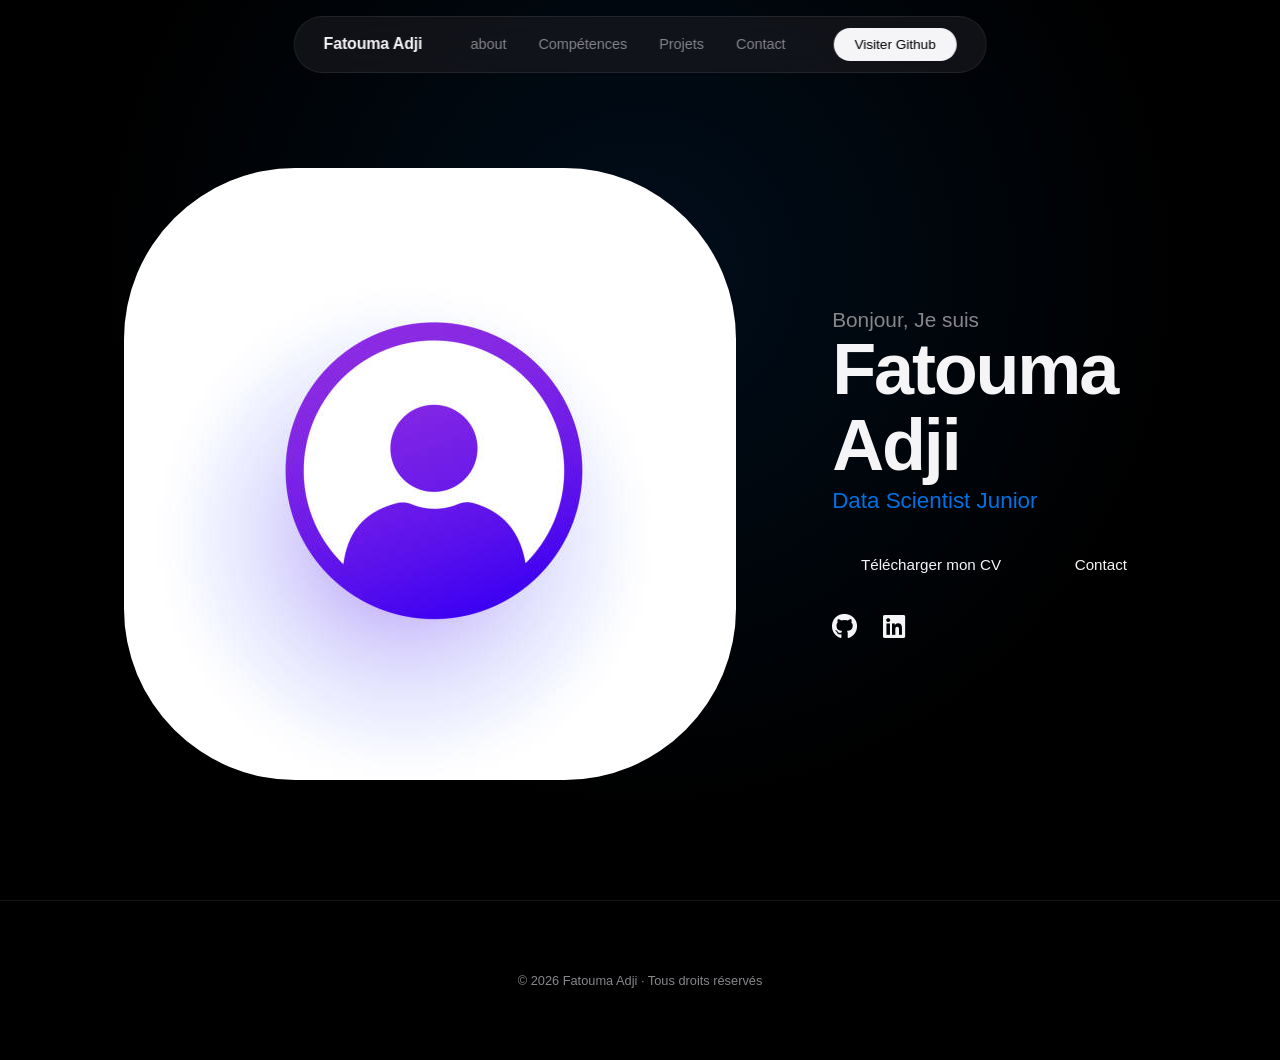
<file: index.html>
<!DOCTYPE html>
<html lang="en">
<head>
    <meta charset="UTF-8">
    <meta name="viewport" content="width=device-width, initial-scale=1.0">
    <title>My Portfolio</title>
    <link rel="stylesheet" href="CSS/style.css">
    <link rel="stylesheet" href="https://cdnjs.cloudflare.com/ajax/libs/font-awesome/6.0.0-beta3/css/all.min.css">
    
</head>
<body>


    <header class="header">
        <a href="index.html" class="logo"><span>Fatouma Adji</span></a>
        

        <ul class="nav-links">
            <li><a href="apropos.html#apropos">about</a></li>
            <li><a href="competences.html#competences">Compétences</a></li>
           <li><a href="projets.html#projets">Projets</a></li>
           <li><a href="contact.html#contact">Contact</a></li>
        </ul>
        <i class="fa-solid fa-bars" id="menu-icon"></i>
        <a href="https://github.com/faadji-collab" target="_blank" class="visit-btn">Visiter Github</a>
        
    
    </header>

    <section id="about" class="about">
        <div class="about-container">
            <img src="images/profile.jpg" alt="Profile Image">
            <div class="info-box">
                <div class ="text">
                    <h3>Bonjour, Je suis</h3>
                    <h1>Fatouma Adji</h1>
                    <span>Data Scientist Junior</span>
                </div>
                <div class="btn-groupe">
                    <div class="btn">Télécharger mon CV</div>
                    <div class="btn">Contact</div>
                </div>
                <div class="social-links">
                    <i class="fa-brands fa-github"></i>
                    <i class="fa-brands fa-linkedin"></i>
          
                </div>
            </div>

        </div>
    </section>
    <footer class="footer">
        <p>© 2026 Fatouma Adji · Tous droits réservés</p>
    </footer>
    <script src="JS/script.js"></script>


</body>
</html>
</file>
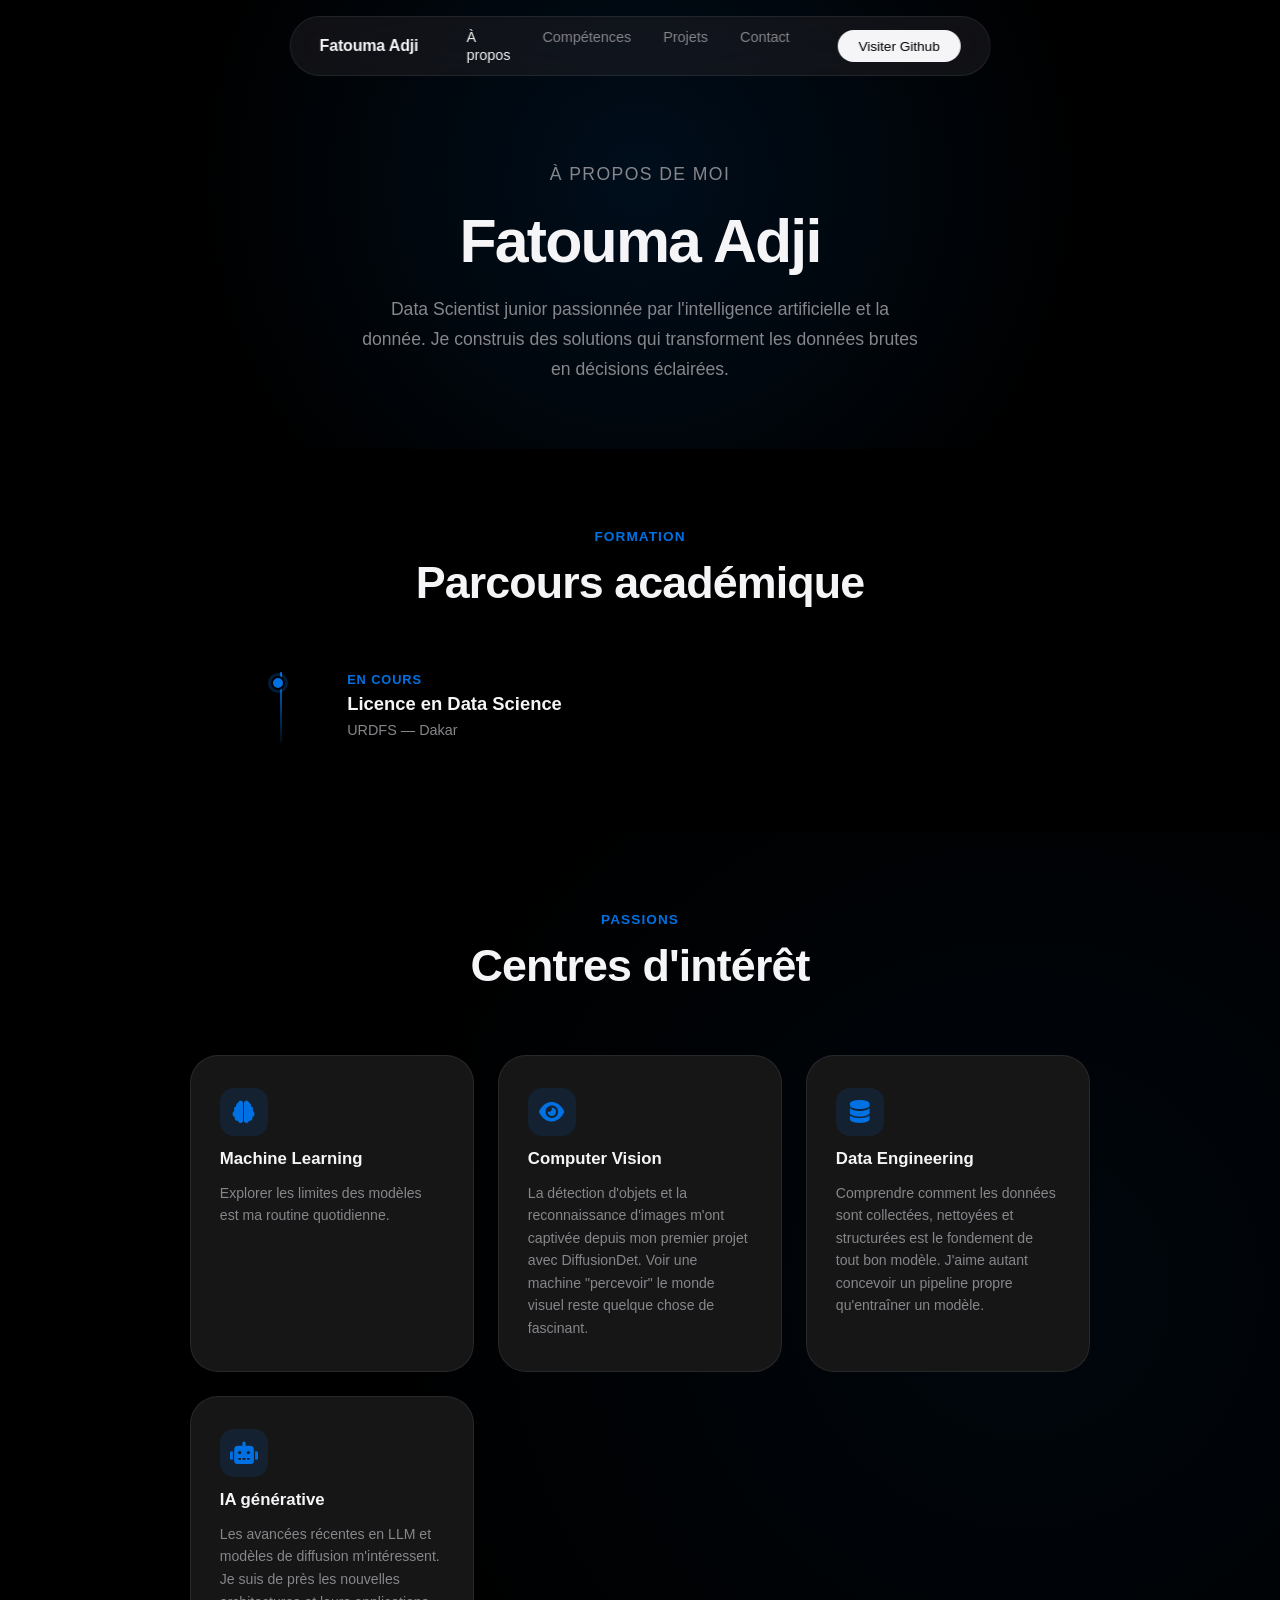
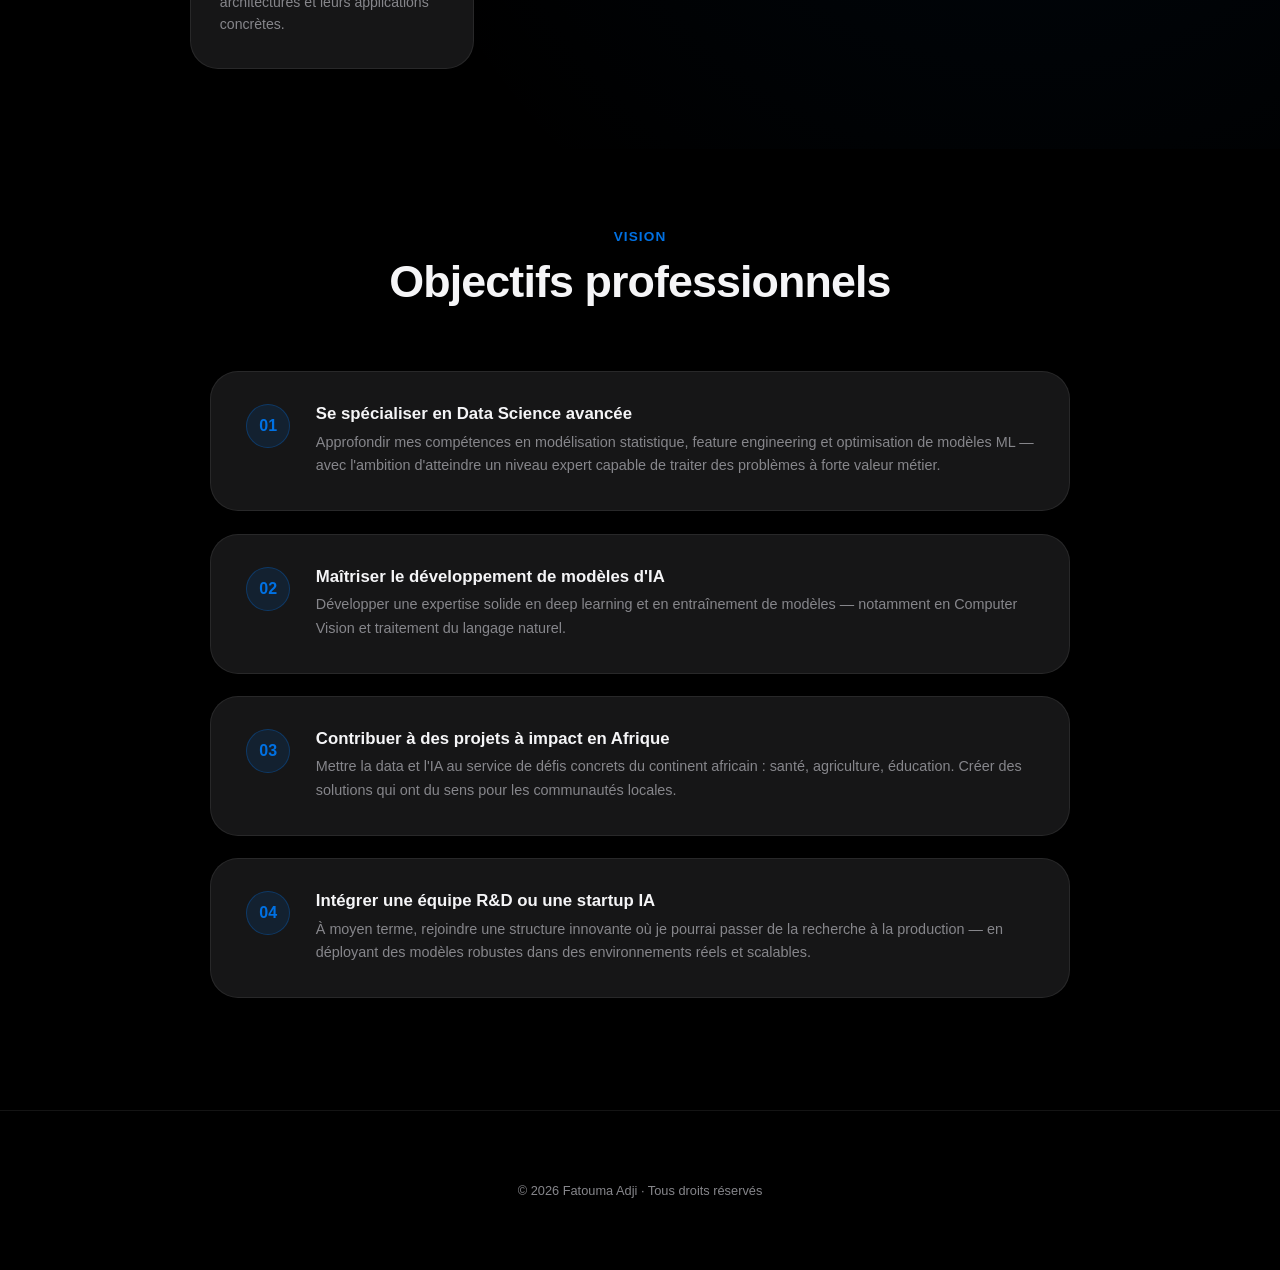
<file: apropos.html>
<!DOCTYPE html>
<html lang="fr">
<head>
    <meta charset="UTF-8">
    <meta name="viewport" content="width=device-width, initial-scale=1.0">
    <title>À propos — Fatouma Adji</title>
    <link rel="stylesheet" href="CSS/style.css">
    <link rel="stylesheet" href="https://cdnjs.cloudflare.com/ajax/libs/font-awesome/6.0.0-beta3/css/all.min.css">
</head>
<body>

    <header class="header">
        <a href="index.html" class="logo"><span>Fatouma Adji</span></a>

        <ul class="nav-links">
            <li><a href="apropos.html">À propos</a></li>
            <li><a href="competences.html#competences">Compétences</a></li>
            <li><a href="projets.html#projets">Projets</a></li>
            <li><a href="contact.html#contact">Contact</a></li>
        </ul>

        <i class="fa-solid fa-bars" id="menu-icon"></i>
        <a href="https://github.com/faadji-collab" target="_blank" class="visit-btn">Visiter Github</a>
        
    </header>

    <!-- HERO -->
    <div class="apropos-hero">
        <p class="eyebrow">À propos de moi</p>
        <h1>Fatouma Adji</h1>
        <p>Data Scientist junior passionnée par l'intelligence artificielle et la donnée. Je construis des solutions qui transforment les données brutes en décisions éclairées.</p>
    </div>

    <!-- PARCOURS ACADÉMIQUE -->
    <section class="parcours">
        <p class="eyebrow">Formation</p>
        <h2 class="section-title">Parcours académique</h2>

        <div class="timeline">
            <div class="timeline-item">
                <div class="timeline-dot"></div>
                <div class="timeline-date">En cours</div>
                <h3>Licence en Data Science</h3>
                <p class="school">URDFS — Dakar</p>
            </div>
        </div>
    </section>

    <!-- CENTRES D'INTÉRÊT -->
    <section class="interets">
        <p class="eyebrow">Passions</p>
        <h2 class="section-title">Centres d'intérêt</h2>

        <div class="interets-grid">
            <div class="interet-card">
                <div class="interet-icon">
                    <i class="fa-solid fa-brain"></i>
                </div>
                <h3>Machine Learning</h3>
                <p>Explorer les limites des modèles est ma routine quotidienne.</p>
            </div>

            <div class="interet-card">
                <div class="interet-icon">
                    <i class="fa-solid fa-eye"></i>
                </div>
                <h3>Computer Vision</h3>
                <p>La détection d'objets et la reconnaissance d'images m'ont captivée depuis mon premier projet avec DiffusionDet. Voir une machine "percevoir" le monde visuel reste quelque chose de fascinant.</p>
            </div>

            <div class="interet-card">
                <div class="interet-icon">
                    <i class="fa-solid fa-database"></i>
                </div>
                <h3>Data Engineering</h3>
                <p>Comprendre comment les données sont collectées, nettoyées et structurées est le fondement de tout bon modèle. J'aime autant concevoir un pipeline propre qu'entraîner un modèle.</p>
            </div>

            <div class="interet-card">
                <div class="interet-icon">
                    <i class="fa-solid fa-robot"></i>
                </div>
                <h3>IA générative</h3>
                <p>Les avancées récentes en LLM et modèles de diffusion m'intéressent. Je suis de près les nouvelles architectures et leurs applications concrètes.</p>
            </div>
        </div>
    </section>

    <!-- OBJECTIFS PROFESSIONNELS -->
    <section class="objectifs">
        <p class="eyebrow">Vision</p>
        <h2 class="section-title">Objectifs professionnels</h2>

        <div class="objectifs-container">
            <div class="objectif-item">
                <div class="objectif-num">01</div>
                <div class="objectif-content">
                    <h3>Se spécialiser en Data Science avancée</h3>
                    <p>Approfondir mes compétences en modélisation statistique, feature engineering et optimisation de modèles ML — avec l'ambition d'atteindre un niveau expert capable de traiter des problèmes à forte valeur métier.</p>
                </div>
            </div>

            <div class="objectif-item">
                <div class="objectif-num">02</div>
                <div class="objectif-content">
                    <h3>Maîtriser le développement de modèles d'IA</h3>
                    <p>Développer une expertise solide en deep learning et en entraînement de modèles — notamment en Computer Vision et traitement du langage naturel.</p>
                </div>
            </div>

            <div class="objectif-item">
                <div class="objectif-num">03</div>
                <div class="objectif-content">
                    <h3>Contribuer à des projets à impact en Afrique</h3>
                    <p>Mettre la data et l'IA au service de défis concrets du continent africain : santé, agriculture, éducation. Créer des solutions qui ont du sens pour les communautés locales.</p>
                </div>
            </div>

            <div class="objectif-item">
                <div class="objectif-num">04</div>
                <div class="objectif-content">
                    <h3>Intégrer une équipe R&D ou une startup IA</h3>
                    <p>À moyen terme, rejoindre une structure innovante où je pourrai passer de la recherche à la production — en déployant des modèles robustes dans des environnements réels et scalables.</p>
                </div>
            </div>
        </div>
    </section>

    <footer class="footer">
        <p>© 2026 Fatouma Adji · Tous droits réservés</p>
    </footer>
    <script src="JS/script.js"></script>


</body>
</html>
</file>
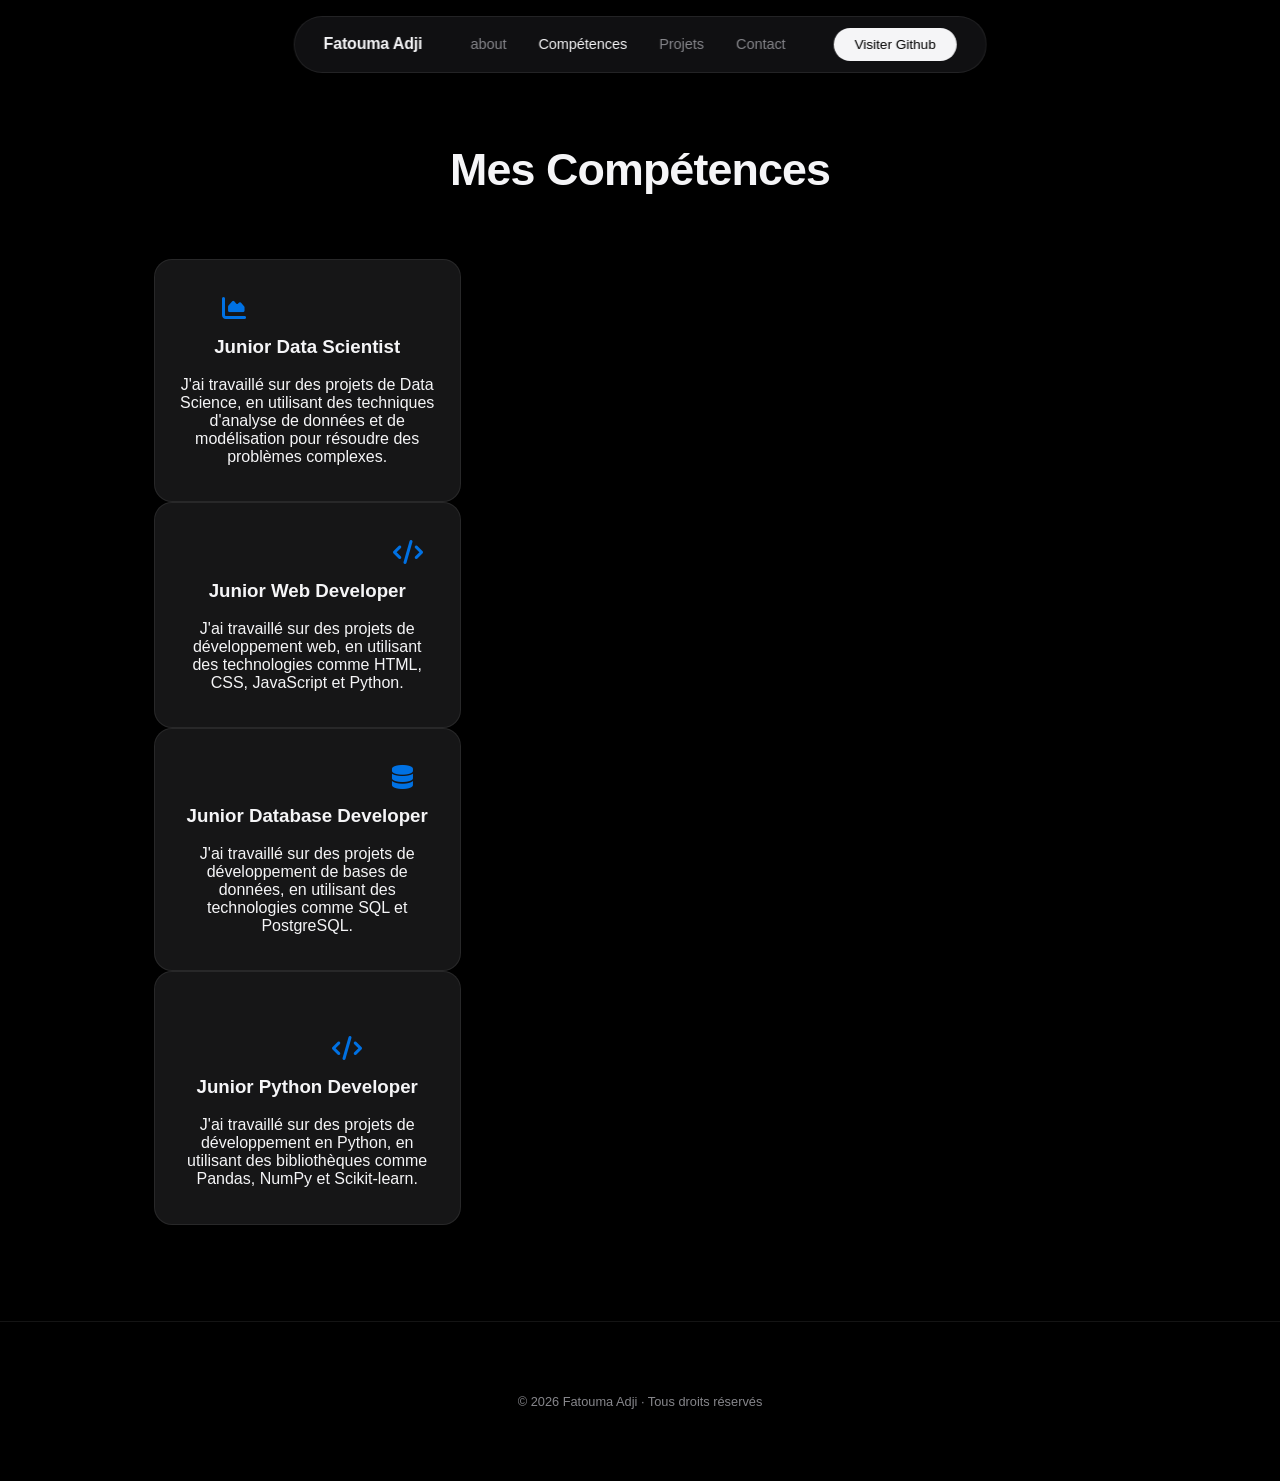
<file: competences.html>
<!DOCTYPE html>
<html lang="en">
<head>
    <meta charset="UTF-8">
    <meta name="viewport" content="width=device-width, initial-scale=1.0">
    <title>competence.html</title>
    <link rel="stylesheet" href="CSS/style.css">
    <link rel="stylesheet" href="https://cdnjs.cloudflare.com/ajax/libs/font-awesome/6.0.0-beta3/css/all.min.css">
</head>
<body>
    <header class="header">
        <a href="index.html" class="logo"><span>Fatouma Adji</span></a>
        

        <ul class="nav-links">
            <li><a href="index.html#apropos">about</a></li>
            
            <li><a href="competences.html#competences">Compétences</a></li>
           
            <li><a href="projets.html#projets">Projets</a></li>
            
            <li><a href="contact.html#contact">Contact</a></li>
        </ul>

        <i class="fa-solid fa-bars" id="menu-icon"></i>
        <a href="https://github.com/faadji-collab" target="_blank" class="visit-btn">Visiter Github</a>
        
    </header>
    <section id="experience" class="experiences">
        <h2 class="section-title">Mes Compétences</h2>
        <div class="experience-info">
            <div class="grid-card">
                <i class="fa-solid fa-chart-area"></i>
                <span>Data Science</span>
                <h3>Junior Data Scientist</h3><br>
                <p>J'ai travaillé sur des projets de Data Science, en utilisant des techniques d'analyse de données et de modélisation pour résoudre des problèmes complexes.</p>
            </div>
            <div class="grid-card">
                <span>Web Development</span>
                <i class="fa-solid fa-code"></i>
                <h3>Junior Web Developer</h3><br>
                <p>J'ai travaillé sur des projets de développement web, en utilisant des technologies comme HTML, CSS, JavaScript et Python.</p>
            </div>
             <div class="grid-card">
                <span>Base de données</span>
                <i class="fa-solid fa-database"></i>
                <h3>Junior Database Developer</h3><br>
                <p>J'ai travaillé sur des projets de développement de bases de données, en utilisant des technologies comme SQL et PostgreSQL.</p>
            </div>
             <div class="grid-card">
                <span>Programmation en Python</span>
                <i class="fa-solid fa-code"></i>
                <h3>Junior Python Developer</h3><br>
                <p>J'ai travaillé sur des projets de développement en Python, en utilisant des bibliothèques comme Pandas, NumPy et Scikit-learn.</p>
            </div>
        </div>
        
    </section>
    <footer class="footer">
        <p>© 2026 Fatouma Adji · Tous droits réservés</p>
    </footer>
    <script src="JS/script.js"></script>


</body>
</html>
</file>
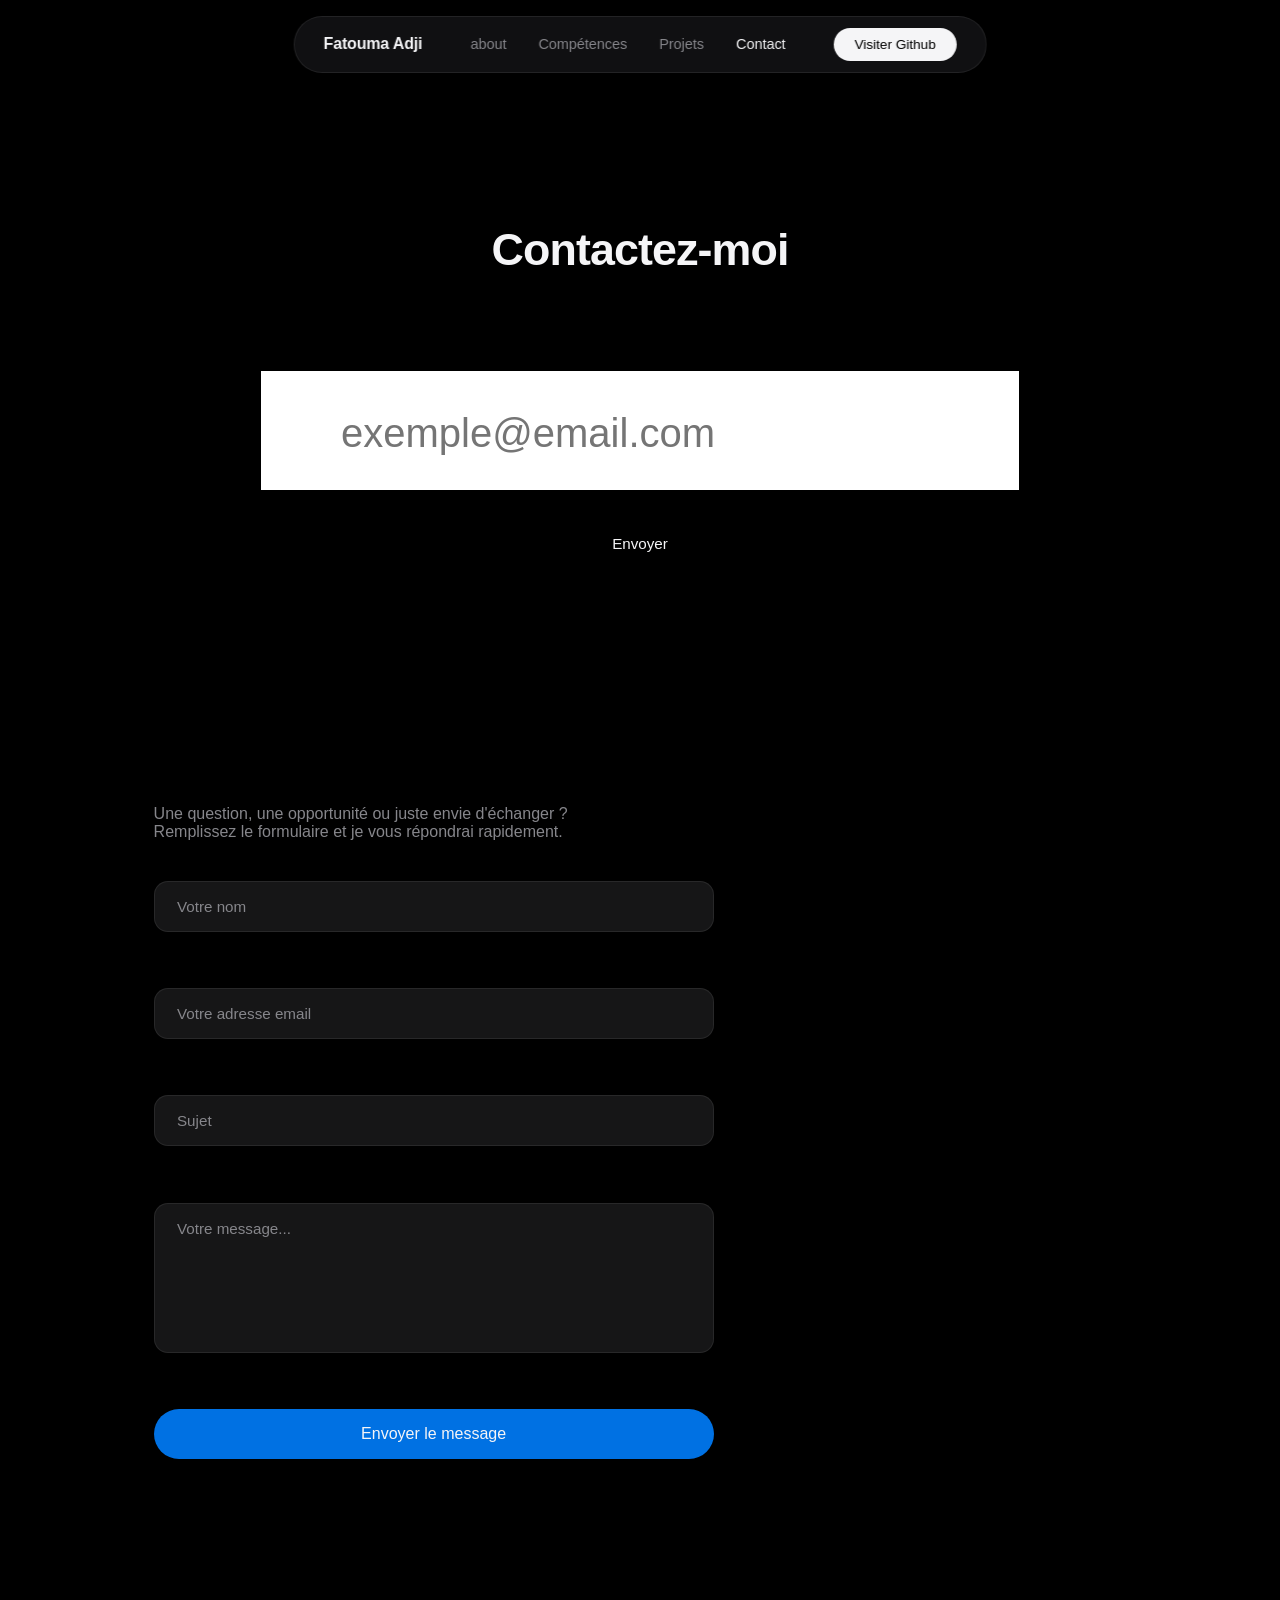
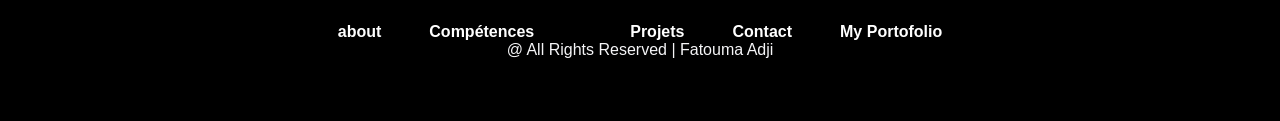
<file: contact.html>
<!DOCTYPE html>
<html lang="en">
<head>
    <meta charset="UTF-8">
    <meta name="viewport" content="width=device-width, initial-scale=1.0">
    <title>contactez-moi</title>
    <link rel="stylesheet" href="CSS/style.css">
    <link rel="stylesheet" href="https://cdnjs.cloudflare.com/ajax/libs/font-awesome/6.0.0-beta3/css/all.min.css">
</head>
<body>
    <header class="header">
        <a href="index.html" class="logo"><span>Fatouma Adji</span></a>
        

        <ul class="nav-links">
            <li><a href="apropos.html#apropos">about</a></li>
            
            <li><a href="competences.html#competences">Compétences</a></li>
           
            <li><a href="projets.html#projets">Projets</a></li>
            
            <li><a href="contact.html#contact">Contact</a></li></ul>

        <i class="fa-solid fa-bars" id="menu-icon"></i>
        <a href="https://github.com/faadji-collab" target="_blank" class="visit-btn">Visiter Github</a>
        
    </header>
    <section class="contact" id="contact">
        <div class="input-box">
            <h2 class="section-title">Contactez-moi</h2>
            <div class="input">
                <input type="text" placeholder="exemple@email.com">
            </div>
            <div class="btn">Envoyer</div>
        </div>

    </section>
    <section>
        <p class="contact-sub">Une question, une opportunité ou juste envie d'échanger ? Remplissez le formulaire et je vous répondrai rapidement.</p>
 
        <form class="contact-form" id="contactForm">
            <input type="text" id="nom" placeholder="Votre nom" required><br>
            <input type="email" id="email" placeholder="Votre adresse email" required><br>
            <input type="text" id="sujet" placeholder="Sujet"><br>
            <textarea id="message" placeholder="Votre message..." required></textarea><br>
            <button type="submit" class="btn-send">Envoyer le message</button>
        </form>
 
        <p class="success-msg" id="successMsg">
        </p>

    </section>
    <footer>
        <ul>
            <li>
                <a href="apropos.html#apropos">about</a></li>
                <li><a href="competences.html#competences">Compétences</a><li>
                <li><a href="projets.html#projets">Projets</a></li>
                <li><a href="contact.html#contact">Contact</a></li>
                <li><a href="index.html#index">My Portofolio</a></li>
        </ul>
        <p class="copyright">@ All Rights Reserved | Fatouma Adji </p>
        
    </footer>
    <script src="JS/script.js"></script>

    
</body>
</html>
</file>
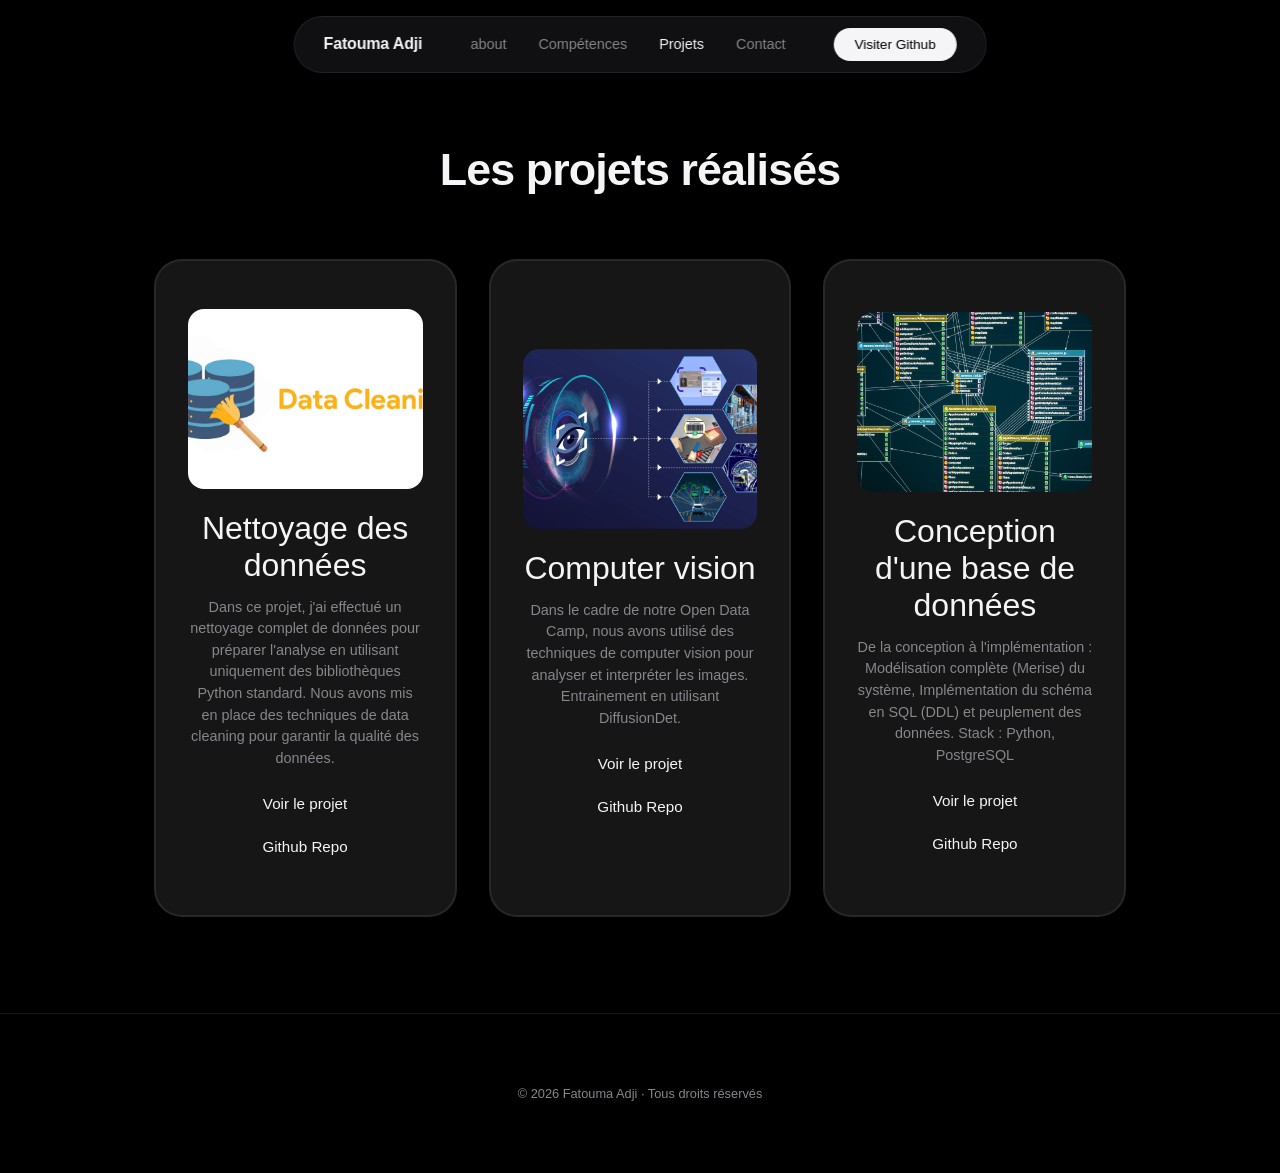
<file: projets.html>
<!DOCTYPE html>
<html lang="en">
<head>
    <meta charset="UTF-8">
    <meta name="viewport" content="width=device-width, initial-scale=1.0">
    <title>Projets</title>
    <link rel="stylesheet" href="CSS/style.css">
    <link rel="stylesheet" href="https://cdnjs.cloudflare.com/ajax/libs/font-awesome/6.0.0-beta3/css/all.min.css">
</head>
<body>
    <header class="header">
        <a href="index.html" class="logo"><span>Fatouma Adji</span></a>

        <ul class="nav-links">
            <li><a href="apropos.html#apropos">about</a></li>
            <li><a href="competences.html#competences">Compétences</a></li>
            <li><a href="projets.html#projets">Projets</a></li>
            <li><a href="contact.html#contact">Contact</a></li>
        </ul>

        <i class="fa-solid fa-bars" id="menu-icon"></i>
        <a href="https://github.com/faadji-collab" target="_blank" class="visit-btn">Visiter Github</a>
    
    </header>

    <section id="projets" class="projets">
        <h2 class="section-title">Les projets réalisés</h2>
        <div class="projects-grid">
            <div class="project-card">
                <img src="images/data_cleaning.png" alt="Projet 1">
                <h3>Nettoyage des données</h3>
                <p>Dans ce projet, j'ai effectué un nettoyage complet de données pour préparer l'analyse en utilisant uniquement des bibliothèques Python standard. Nous avons mis en place des techniques de data cleaning pour garantir la qualité des données.</p>
                <div class="btn-group">
                    <div class="btn">Voir le projet</div>
                    <div class="btn">Github Repo</div>
                </div>
            </div>
            <div class="project-card">
                <img src="images/computer-vision-banner.png" alt="Projet 2">
                <h3>Computer vision</h3>
                <p>Dans le cadre de notre Open Data Camp, nous avons utilisé des techniques de computer vision pour analyser et interpréter les images. Entrainement en utilisant DiffusionDet.</p>
                <div class="btn-group">
                    <div class="btn">Voir le projet</div>
                    <div class="btn">Github Repo</div>
                </div>
            </div>
            <div class="project-card">
                <img src="images/database-design-for-high-performance.jpg" alt="Projet 3">
                <h3>Conception d'une base de données</h3>
                <p>De la conception à l'implémentation : Modélisation complète (Merise) du système, Implémentation du schéma en SQL (DDL) et peuplement des données. Stack : Python, PostgreSQL</p>
                <div class="btn-group">
                    <div class="btn">Voir le projet</div>
                    <div class="btn">Github Repo</div>
                </div>
            </div>
        </div>
    </section>
    <footer class="footer">
        <p>© 2026 Fatouma Adji · Tous droits réservés</p>
    </footer>
    <script src="JS/script.js"></script>


</body>
</html>
</file>
<file: CSS/style.css>
/* =============================================
   PORTFOLIO — Style "iPhone" épuré
   Fond noir profond, typographie SF Pro, accent bleu unique
   ============================================= */

:root{
    --black: #000000;
    --surface: #1c1c1e;
    --surface-soft: #161617;
    --border: rgba(255,255,255,0.08);
    --white: #f5f5f7;
    --gray: #86868b;
    --accent: #0071e3;
    --accent-soft: rgba(0,113,227,0.15);
    --radius-lg: 28px;
    --radius-md: 18px;
}

*{
    margin: 0;
    padding: 0;
    box-sizing: border-box;
    font-family: -apple-system, "SF Pro Display", "SF Pro Text", "Poppins", "Helvetica Neue", Arial, sans-serif;
    text-decoration: none;
    list-style: none;
}

html{
    scroll-behavior: smooth;
}

body{
    background-color: var(--black);
    color: var(--white);
    overflow-x: hidden;
}

/* ===== HEADER ===== */
header{
    position: fixed;
    top: 1rem;
    left: 50%;
    transform: translateX(-50%);
    display: flex;
    align-items: center;
    justify-content: space-between;
    gap: 3rem;
    background-color: rgba(28, 28, 30, 0.6);
    backdrop-filter: blur(20px) saturate(180%);
    -webkit-backdrop-filter: blur(20px) saturate(180%);
    border: 1px solid var(--border);
    border-radius: 3rem;
    padding: 0.7rem 1.8rem;
    z-index: 1000;
    transition: all 0.3s ease-in-out;
}

.logo span{
    color: var(--white);
    font-weight: 600;
    font-size: 1rem;
    letter-spacing: -0.01em;
    text-wrap: nowrap;
    transition: opacity 0.3s ease-in-out;
}

.logo:hover span{
    opacity: 0.7;
}

.nav-links{
    display: flex;
    gap: 2rem;
}

.nav-links a{
    position: relative;
    color: var(--gray);
    font-weight: 400;
    font-size: 0.9rem;
    transition: color 0.25s ease-in-out;
}

.nav-links a:hover{
    color: var(--white);
}

.nav-links a::after{
    position: absolute;
    content: '';
    width: 0;
    left: 0;
    bottom: -6px;
    height: 2px;
    border-radius: 1rem;
    transition: width 0.3s ease-in-out;
    background-color: var(--accent);
}

.nav-links a:hover::after{
    width: 100%;
}

.visit-btn{
    padding: 0.55rem 1.3rem;
    border-radius: 3rem;
    border: none;
    font-weight: 500;
    font-size: 0.85rem;
    color: var(--black);
    cursor: pointer;
    text-wrap: nowrap;
    transition: transform 0.2s ease-in-out, opacity 0.2s ease-in-out;
    background-color: var(--white);
}

.visit-btn:hover{
    transform: scale(1.04);
    opacity: 0.85;
}

#menu-icon{
    font-size: 1.4rem;
    display: none;
    color: var(--white);
    cursor: pointer;
    transition: transform 0.3s ease-in-out;
}

#menu-icon:hover{
    transform: scale(1.1);
}

/* ===== SECTIONS GÉNÉRALES ===== */
section{
    min-height: 100vh;
    padding: 9rem 12% 6rem;
    width: 100%;
    position: relative;
}

.eyebrow{
    color: var(--accent);
    font-weight: 600;
    font-size: 0.85rem;
    letter-spacing: 0.08em;
    text-transform: uppercase;
    text-align: center;
    margin-bottom: 0.8rem;
}

.section-title{
    font-size: clamp(2rem, 4vw, 2.8rem);
    font-weight: 600;
    letter-spacing: -0.02em;
    text-align: center;
    margin-bottom: 4rem;
    color: var(--white);
}

/* ===== ABOUT / HERO ===== */
.about{
    display: flex;
    flex-direction: column;
    align-items: center;
    justify-content: center;
    text-align: center;
    background: radial-gradient(circle at 50% 30%, rgba(0,113,227,0.12), transparent 60%);
}

.about-container{
    display: flex;
    align-items: center;
    justify-content: center;
    gap: 6rem;
}

.img-frame{
    width: 18vw;
    min-width: 220px;
    aspect-ratio: 1 / 1;
    border-radius: 32%;
    padding: 6px;
    background: linear-gradient(145deg, #3a3a3c, #0a0a0a);
    box-shadow: 0 20px 60px rgba(0,113,227,0.18);
}

.about img{
    width: 100%;
    height: 100%;
    object-fit: cover;
    border-radius: 28%;
    display: block;
}

.info-box{
    display: flex;
    flex-direction: column;
    text-align: left;
    align-items: flex-start;
    justify-content: center;
    gap: 1.8rem;
}

.info-box h3{
    font-size: 1.3rem;
    font-weight: 400;
    color: var(--gray);
}

.info-box h1{
    font-size: clamp(2.8rem, 6vw, 4.5rem);
    font-weight: 700;
    letter-spacing: -0.03em;
    line-height: 1.05;
    color: var(--white);
}

.info-box span{
    display: inline-block;
    margin-top: 0.3rem;
    font-size: 1.4rem;
    font-weight: 500;
    color: var(--accent);
}

.btn-groupe{
    display: flex;
    gap: 1rem;
}

.btn{
    display: inline-block;
    border-radius: 3rem;
    padding: 0.8rem 1.8rem;
    cursor: pointer;
    font-weight: 500;
    font-size: 0.95rem;
    text-wrap: nowrap;
    transition: transform 0.2s ease-in-out, opacity 0.2s ease-in-out, background-color 0.2s ease-in-out, box-shadow 0.2s ease-in-out, border-color 0.2s ease-in-out;
}

.btn-primary{
    background-color: var(--accent);
    color: var(--white);
}

.btn-primary:hover{
    transform: scale(1.04);
    background-color: #0077ed;
    box-shadow: 0 8px 24px rgba(0,113,227,0.45);
}

.btn-primary:active{
    transform: scale(0.98);
}

.btn-ghost{
    background-color: transparent;
    border: 1px solid var(--border);
    color: var(--white);
}

.btn-ghost:hover{
    background-color: var(--surface);
    border-color: rgba(255,255,255,0.25);
    transform: scale(1.04);
}

.btn-ghost:active{
    transform: scale(0.98);
}

.social-links{
    display: flex;
    gap: 1.6rem;
}

.social-links a{
    color: var(--gray);
    transition: color 0.2s ease-in-out, transform 0.2s ease-in-out;
}

.social-links i{
    font-size: 1.6rem;
}

.social-links a:hover{
    color: var(--white);
    transform: scale(1.1);
}

.scroll-cue{
    position: absolute;
    bottom: 3rem;
    left: 50%;
    transform: translateX(-50%);
    display: flex;
    flex-direction: column;
    align-items: center;
    gap: 0.4rem;
    color: var(--gray);
    font-size: 0.8rem;
    animation: floaty 2.4s ease-in-out infinite;
}

@keyframes floaty{
    0%, 100%{ transform: translate(-50%, 0); }
    50%{ transform: translate(-50%, 8px); }
}

/* ===== SKILLS ===== */
.skills{
    background-color: var(--black);
}

.skills-grid{
    display: grid;
    grid-template-columns: repeat(4, 1fr);
    gap: 1.5rem;
}

.skill-card{
    background-color: var(--surface-soft);
    border: 1px solid var(--border);
    border-radius: var(--radius-md);
    padding: 2.2rem 1.5rem;
    text-align: center;
    transition: transform 0.25s ease-in-out, border-color 0.25s ease-in-out;
}

.skill-card:hover{
    transform: translateY(-6px);
    border-color: rgba(0,113,227,0.4);
}

.skill-card i{
    font-size: 2.2rem;
    color: var(--accent);
    margin-bottom: 1rem;
}

.skill-card h3{
    font-size: 1.1rem;
    font-weight: 600;
    margin-bottom: 0.4rem;
}

.skill-card p{
    font-size: 0.85rem;
    color: var(--gray);
    font-weight: 300;
}

/* ===== PROJECTS ===== */
.projects{
    background-color: var(--black);
}

.projects-grid{
    display: grid;
    grid-template-columns: repeat(3, 1fr);
    gap: 1.8rem;
}

.project-card{
    background-color: var(--surface-soft);
    border: 1px solid var(--border);
    border-radius: var(--radius-lg);
    padding: 2rem;
    display: flex;
    flex-direction: column;
    gap: 0.8rem;
    transition: transform 0.25s ease-in-out, border-color 0.25s ease-in-out;
}

.project-card:hover{
    transform: translateY(-6px);
    border-color: rgba(0,113,227,0.4);
}

.project-thumb{
    width: 100%;
    height: 140px;
    border-radius: var(--radius-md);
    background: linear-gradient(145deg, #2c2c2e, #0a0a0a);
    display: flex;
    align-items: center;
    justify-content: center;
    margin-bottom: 0.5rem;
}

.project-thumb i{
    font-size: 2.5rem;
    color: var(--accent);
}

.project-card h3{
    font-size: 1.2rem;
    font-weight: 600;
}

.project-card p{
    font-size: 0.9rem;
    color: var(--gray);
    font-weight: 300;
    line-height: 1.5;
}

.project-link{
    margin-top: auto;
    color: var(--accent);
    font-size: 0.9rem;
    font-weight: 500;
    display: inline-flex;
    align-items: center;
    gap: 0.5rem;
    transition: gap 0.2s ease-in-out;
}

.project-link:hover{
    gap: 0.8rem;
}

/* ===== CONTACT ===== */
.contact{
    display: flex;
    flex-direction: column;
    align-items: center;
    justify-content: center;
    text-align: center;
    min-height: 60vh;
}

.contact-sub{
    color: var(--gray);
    font-weight: 300;
    max-width: 480px;
    margin-bottom: 2.5rem;
}

.contact-btn{
    font-size: 1.1rem;
}

/* ===== FOOTER ===== */
.footer{
    text-align: center;
    padding: 2rem;
    color: var(--gray);
    font-size: 0.8rem;
    font-weight: 300;
    border-top: 1px solid var(--border);
}

/* ===== RESPONSIVE ===== */
@media (max-width: 1024px){
    .about-container{
        flex-direction: column;
        gap: 2.5rem;
        text-align: center;
    }
    .info-box{
        align-items: center;
        text-align: center;
    }
    .img-frame{
        width: 45vw;
    }
    .skills-grid{
        grid-template-columns: repeat(2, 1fr);
    }
    .projects-grid{
        grid-template-columns: 1fr;
    }
}

@media (max-width: 768px){
    header{
        width: 90%;
        padding: 0.6rem 1.2rem;
    }
    .nav-links, .visit-btn{
        display: none;
    }
    #menu-icon{
        display: inline-block;
    }
    section{
        padding: 8rem 7% 4rem;
    }
    .img-frame{
        width: 60vw;
    }
}

@media (prefers-reduced-motion: reduce){
    *{
        animation: none !important;
        transition: none !important;
    }
}
.experience-info{
    width:24vw;
    border-radius : 3rem;
    align-items: center;
    justify-content: center;  
    gap: 5rem;

}
.experience img{
    width: 24vw;
    border-radius: 3rem;


}

.grid{
    display :grid;
    grid-template-columns: repeat(2, 1fr);
    gap : 2rem;
}

.grid-card{
    background-color: var(--surface-soft);
    border: 1px solid var(--border);
    border-radius: var(--radius-md);
    padding: 2.2rem 1.5rem;
    text-align: center;
    transition: transform 0.25s ease-in-out, border-color 0.25s ease-in-out;
}
.grid-card:hover{
    transform: translateY(-6px);
    border-color: rgba(0,113,227,0.4);
}
.grid-card i{
    font-size: 1.5rem;
    color: var(--accent);
    margin-bottom: 1rem;
}

.grid-card span{
    font-size: 1.5rem;
    font-weight: 500;
    margin-bottom: 0.4rem;
    background-clip : text;
    color: transparent;
}
::-webkit-scrollbar {
    width: 20px;
}
::-webkit-scrollbar-thumb{
    background-color: var(--accent);
    border-radius: 10px;
}

.projects-grid{
    display: grid;
    grid-template-columns: repeat(auto-fit, minmax(300px, 1fr));
    gap: 2rem;
}

.project-card{
    background-color: var(--surface-soft);
    border: 2px solid var(--border);
    border-radius: var(--radius-lg);
    padding: 3rem 2rem;
    display: flex;
    flex-direction: column;
    gap: 0.8rem;
    justify-content: center;
    align-items: center;
    text-align: center;
    transition: transform 0.25s ease-in-out, border-color 0.25s ease-in-out;
}

.project-card:hover{
    transform: translateY(-10px)scale(1.02);
    border-color: rgba(0,113,227,0.4);
}

.project-card img{
    width: 100%;
    height : 180px;
    object-fit: cover;    /* Recadre l'image proprement sans la déformer */
    object-position: center; 
    border-radius: 1rem;
    margin-bottom: 0.5rem;
    
}

.project-card:hover .btn{
    border : 2px solid var(--accent);
    background-color: var(--accent-soft);
    color: var(--accent);
}
.project-card:hover .btn:hover{
    border : 2px solid var(--accent);
    background-color: var(--accent);
    color: var(--white);
}
.project-card h3{
    font-size: 2rem;
    font-weight: 500;
}
.apropos-hero {
    display: flex;
    flex-direction: column;
    align-items: center;
    justify-content: center;
    min-height: 40vh;
    padding: 10rem 12% 4rem;
    text-align: center;
    background: radial-gradient(circle at 50% 40%, rgba(0,113,227,0.12), transparent 65%);
}

.apropos-hero .eyebrow {
    margin-bottom: 1rem;
}

.apropos-hero h1 {
    font-size: clamp(2.4rem, 5vw, 3.8rem);
    font-weight: 700;
    letter-spacing: -0.03em;
    color: var(--white);
    margin-bottom: 1.2rem;
}

.apropos-hero p {
    font-size: 1.1rem;
    color: var(--gray);
    font-weight: 300;
    max-width: 560px;
    line-height: 1.7;
}

.parcours {
    padding: 5rem 12%;
    min-height: auto;
}

.timeline {
    position: relative;
    max-width: 720px;
    margin: 0 auto;
    padding-left: 2rem;
}

.timeline::before {
    content: '';
    position: absolute;
    left: 0;
    top: 0;
    bottom: 0;
    width: 2px;
    background: linear-gradient(to bottom, var(--accent), rgba(0,113,227,0.1));
    border-radius: 2px;
}

.timeline-item {
    position: relative;
    margin-bottom: 2.8rem;
    padding-left: 2.2rem;
}

.timeline-item:last-child {
    margin-bottom: 0;
}

.timeline-dot {
            position: absolute;
            left: -2.55rem;
            top: 0.3rem;
            width: 14px;
            height: 14px;
            border-radius: 50%;
            background-color: var(--accent);
            border: 2px solid var(--black);
            box-shadow: 0 0 0 3px rgba(0,113,227,0.25);
}

.timeline-date {
            font-size: 0.8rem;
            font-weight: 600;
            letter-spacing: 0.07em;
            text-transform: uppercase;
            color: var(--accent);
            margin-bottom: 0.4rem;
}

.timeline-item h3 {
            font-size: 1.15rem;
            font-weight: 600;
            color: var(--white);
            margin-bottom: 0.25rem;
}

.timeline-item .school {
            font-size: 0.9rem;
            color: var(--gray);
            font-weight: 400;
            margin-bottom: 0.6rem;
}

.timeline-item p {
            font-size: 0.9rem;
            color: var(--gray);
            font-weight: 300;
            line-height: 1.65;
}


.interets {
            padding: 5rem 12%;
            min-height: auto;
            background: radial-gradient(circle at 80% 50%, rgba(0,113,227,0.06), transparent 60%);
}

.interets-grid {
            display: grid;
            grid-template-columns: repeat(auto-fit, minmax(240px, 1fr));
            gap: 1.5rem;
            max-width: 900px;
            margin: 0 auto;
}

.interet-card {
            background-color: var(--surface-soft);
            border: 1px solid var(--border);
            border-radius: var(--radius-lg);
            padding: 2rem 1.8rem;
            display: flex;
            flex-direction: column;
            gap: 0.8rem;
            transition: transform 0.25s ease-in-out, border-color 0.25s ease-in-out;
}

.interet-card:hover {
            transform: translateY(-6px);
            border-color: rgba(0,113,227,0.4);
}

.interet-icon {
            width: 48px;
            height: 48px;
            border-radius: 14px;
            background-color: rgba(0,113,227,0.12);
            display: flex;
            align-items: center;
            justify-content: center;
}


.interet-icon i {
            font-size: 1.4rem;
            color: var(--accent);
}

.interet-card h3 {
            font-size: 1.05rem;
            font-weight: 600;
            color: var(--white);
}

.interet-card p {
            font-size: 0.88rem;
            color: var(--gray);
            font-weight: 300;
            line-height: 1.6;
}

       
.objectifs {
            padding: 5rem 12% 7rem;
            min-height: auto;
}

.objectifs-container {
            max-width: 860px;
            margin: 0 auto;
            display: flex;
            flex-direction: column;
            gap: 1.4rem;
}

.objectif-item {
            background-color: var(--surface-soft);
            border: 1px solid var(--border);
            border-radius: var(--radius-lg);
            padding: 2rem 2.2rem;
            display: flex;
            align-items: flex-start;
            gap: 1.6rem;
            transition: transform 0.25s ease-in-out, border-color 0.25s ease-in-out;
}

.objectif-item:hover {
            transform: translateX(6px);
            border-color: rgba(0,113,227,0.4);
}

.objectif-num {
            min-width: 44px;
            height: 44px;
            border-radius: 50%;
            background-color: rgba(0,113,227,0.12);
            border: 1px solid rgba(0,113,227,0.3);
            display: flex;
            align-items: center;
            justify-content: center;
            font-size: 1rem;
            font-weight: 600;
            color: var(--accent);
}

.objectif-content h3 {
            font-size: 1.05rem;
            font-weight: 600;
            color: var(--white);
            margin-bottom: 0.4rem;
}

.objectif-content p {
            font-size: 0.9rem;
            color: var(--gray);
            font-weight: 300;
            line-height: 1.65;
}
.input-box{
    display : flex;
    flex-direction: column;
    align-items : center;
    justify-content: center;
    text-align : center;
    gap : 2rem;
    margin-top : 5rem;

}
.input-box input{
    position : relative;
    border-radius :3 rem;
    border :rgba(28, 28, 30, 0.6);
    padding: 2rem 8rem;
    font-size : 3rem;
}

.input-box input::placeholder{
    font-size: 3rem;

}
.input{
    position: relative;
}
.input i{
    position: absolute;
    font-size: 4rem;
    top: 50%;
    left : 10px;
    transform: translate(50%,-50%);
}

footer{
    bottom : 0;
    left : 0;
    height: 10rem;
    width: 100%;
    display : flex;
    flex-direction: column;
    gap: 1 rem;
    align-items: center;
    justify-content: center;
}
footer ul{
    display:flex;
    align-items: center;
    gap: 3rem;

}

footer ul li a{
   color : white;
   font-weight : 600;

}

.copyright{
    font-size : 300;
    margin-top : 2 rem;
}

@media(max-width:1280px){
    header{
        padding: 1 rem 2 rem;
        gap : 2 rem;
    }
    .about .about-container{
        gap: 3 rem;
    }
    .experience-info{
        flex-direction:column;
    }
    .input-box input{
        padding: 2rem 5rem;
        font-size: 2.5 rem;
    }
    .input input::placeholder{
        font-size : 2.5rem;
    }
    .input-box i{
        font-size: 2.5rem;
    }
}

@media(max-width:768px){
    header{
        gap : 1 rem;
        padding: 1rem 1rem;
    }
    header .logo{
        font-size: 1rem;
    }
    header .visit-btn{
        display : none;
    .about-container{
        flex-direction: column;
    }
    }
    .input-box input{
        padding :1rem 2rem;
        font-size : 1.8rem;
    }
    .input-box input::placeholder{
        font-size : 1.5rem;
    }
    .input-box i{
        display : none;
    }
    .grid{
        grid-template-columns: repeat(1,1fr);
    }
    .experience-info img{
        width: 70vw;
    }
}
@media(max-width:600px){
    header #menu-icon{
        display: block;

    }
    .nav-links{
        position : absolute;
        top :100%;
        margin-top :1rem;
        color : white;
        display:flex;
        flex-direction: column;
        text-align: center;
        background: #000000;
        border-radius: 3rem;
        display: none;

    }
    .nav-links li{
        margin-top:1.5rem;
        padding: 1rem;

    }
    .nav-links.active{
        display : block;
    }
    header{
        padding : 1rem 2rem;
        gap :8rem;
    }
    header .logo{
        font-size :1.5rem;
    }
    .about-container img{
        width: 80vw;
    }
    .input-box input{
        padding: 0.5rem 3rem;
        width:80% ;
        font-size :1.5rem;
    }
    .input-box input::placeholder{
        font-size: 1.5rem;
    }
    footer ul{
        gap :1rem;

    }
}
 
        .contact-form {
            width: 100%;
            max-width: 560px;
            display: flex;
            flex-direction: column;
            gap: 1.2rem;
            margin-top: 1rem;
        }
 
        .contact-form input,
        .contact-form textarea {
            width: 100%;
            background-color: #161617;
            border: 1px solid rgba(255,255,255,0.08);
            border-radius: 14px;
            padding: 1rem 1.4rem;
            color: #f5f5f7;
            font-size: 0.95rem;
            font-family: inherit;
            outline: none;
            transition: border-color 0.25s ease;
        }
 
        .contact-form input::placeholder,
        .contact-form textarea::placeholder {
            color: #86868b;
        }
 
        .contact-form input:focus,
        .contact-form textarea:focus {
            border-color: #0071e3;
        }
 
        .contact-form textarea {
            resize: none;
            height: 150px;
        }
 
        .contact-form .btn-send {
            width: 100%;
            padding: 1rem;
            border-radius: 3rem;
            border: none;
            background-color: #0071e3;
            color: #f5f5f7;
            font-size: 1rem;
            font-weight: 500;
            font-family: inherit;
            cursor: pointer;
            transition: background-color 0.2s ease, transform 0.2s ease;
        }
 
        .contact-form .btn-send:hover {
            background-color: #0077ed;
            transform: scale(1.02);
        }
</file>
